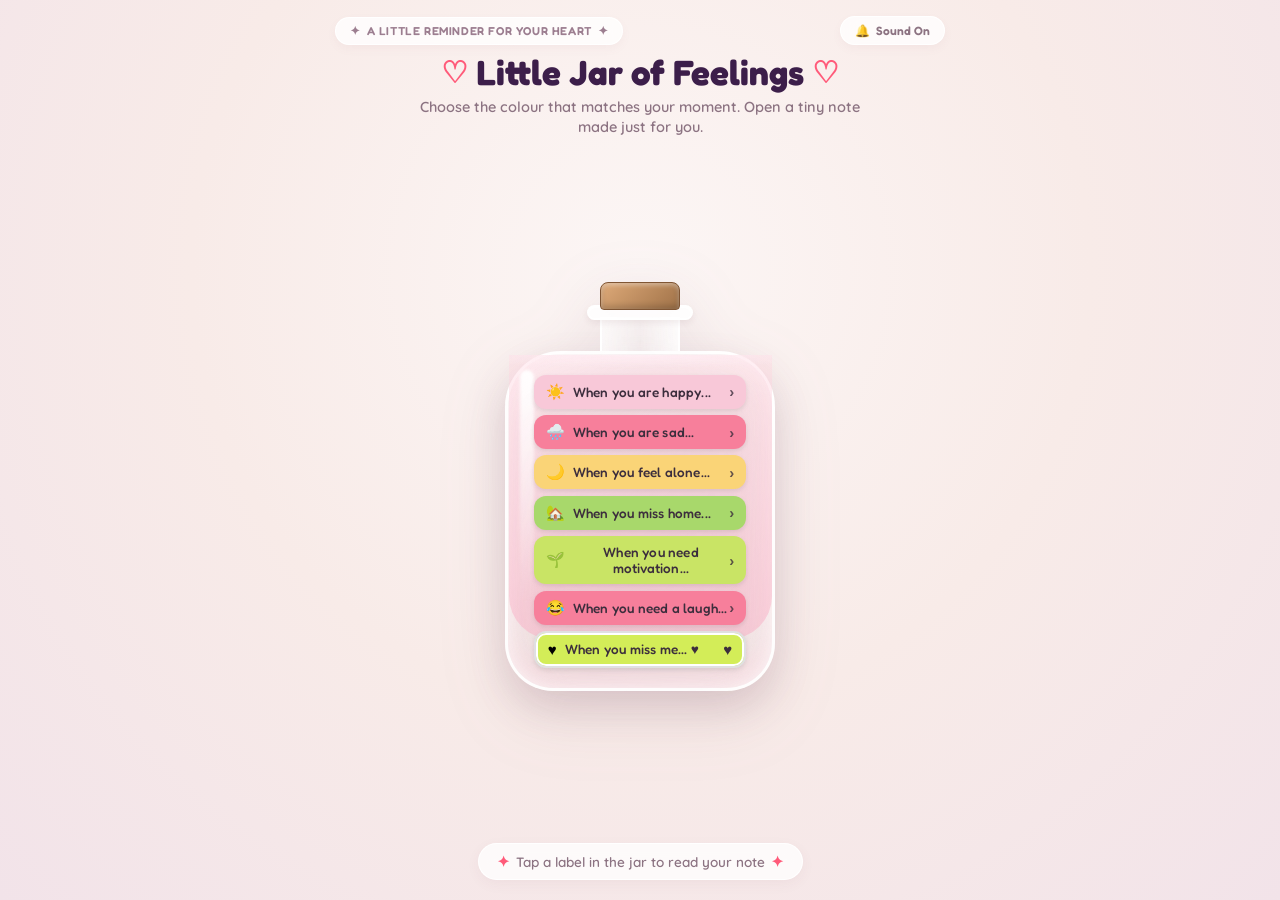
<file: index.html>
<!DOCTYPE html>
<html lang="en">
<head>
  <meta charset="UTF-8">
  <meta name="viewport" content="width=device-width, initial-scale=1.0, maximum-scale=1.0, user-scalable=no, viewport-fit=cover">
  <meta name="theme-color" content="#FAF3F0">
  <title>Little Jar of Feelings</title>
  
  <link rel="preconnect" href="https://fonts.googleapis.com">
  <link rel="preconnect" href="https://fonts.gstatic.com" crossorigin>
  <link href="https://fonts.googleapis.com/css2?family=Fredoka:wght@400;500;600;700&family=Quicksand:wght@500;600;700&display=swap" rel="stylesheet">
  
  <style>
    *, *::before, *::after {
      box-sizing: border-box;
      margin: 0;
      padding: 0;
      -webkit-tap-highlight-color: transparent;
      user-select: none;
      -webkit-user-select: none;
    }

    :root {
      --bg-gradient-start: #FCF6F5;
      --bg-gradient-mid: #F8EBE8;
      --bg-gradient-end: #F2E3E9;
      --text-main: #3C2E3D;
      --text-muted: #8C7382;
      --font-display: 'Fredoka', cursive, sans-serif;
      --font-body: 'Quicksand', sans-serif;
      --jar-glass-bg: linear-gradient(135deg, rgba(255, 255, 255, 0.5) 0%, rgba(255, 255, 255, 0.15) 45%, rgba(255, 255, 255, 0.3) 100%);
      --jar-border: rgba(255, 255, 255, 0.9);
      --jar-liquid: linear-gradient(180deg, rgba(255, 215, 225, 0.4) 0%, rgba(248, 172, 195, 0.5) 100%);
    }

    html, body {
      width: 100%;
      height: 100%;
      height: 100dvh;
      overflow: hidden;
      font-family: var(--font-body);
      background: radial-gradient(circle at 50% 30%, var(--bg-gradient-start) 0%, var(--bg-gradient-mid) 50%, var(--bg-gradient-end) 100%);
      color: var(--text-main);
      display: flex;
      flex-direction: column;
      align-items: center;
      justify-content: space-between;
      position: relative;
    }

    .magic-ambient {
      position: absolute;
      inset: 0;
      overflow: hidden;
      pointer-events: none;
      z-index: 0;
    }
    .magical-sparkle {
      position: absolute;
      background: radial-gradient(circle, rgba(255,225,235,1) 0%, rgba(255,182,193,0) 75%);
      border-radius: 50%;
      opacity: 0;
      animation: SparkleUp 12s infinite linear;
    }
    @keyframes SparkleUp {
      0% { transform: translateY(105vh) scale(0.3); opacity: 0; }
      15% { opacity: 0.7; }
      85% { opacity: 0.5; }
      100% { transform: translateY(-10vh) scale(1.1); opacity: 0; }
    }

    .top-action-bar {
      width: 100%;
      max-width: 650px;
      display: flex;
      justify-content: space-between;
      align-items: center;
      padding: 16px 20px 0;
      z-index: 10;
    }
    .header-badge {
      font-family: var(--font-display);
      font-size: 11.5px;
      font-weight: 600;
      letter-spacing: 0.6px;
      text-transform: uppercase;
      color: #9C7E90;
      background: rgba(255, 255, 255, 0.78);
      padding: 6px 14px;
      border-radius: 20px;
      box-shadow: 0 4px 10px rgba(150, 100, 120, 0.05);
      border: 1px solid rgba(255, 255, 255, 0.95);
      backdrop-filter: blur(8px);
      display: inline-flex;
      align-items: center;
      gap: 6px;
    }
    .sound-badge-btn {
      background: rgba(255, 255, 255, 0.78);
      border: 1px solid rgba(255, 255, 255, 0.95);
      border-radius: 20px;
      padding: 6px 14px;
      font-size: 12px;
      font-weight: 600;
      font-family: var(--font-display);
      color: var(--text-muted);
      cursor: pointer;
      display: inline-flex;
      align-items: center;
      gap: 6px;
      box-shadow: 0 4px 10px rgba(150, 100, 120, 0.05);
      backdrop-filter: blur(8px);
      transition: all 0.2s ease;
    }
    .sound-badge-btn:hover {
      background: rgba(255, 255, 255, 0.98);
      color: var(--text-main);
      transform: translateY(-1.5px) scale(1.03);
    }

    header {
      text-align: center;
      padding: 6px 16px 0;
      z-index: 10;
      flex-shrink: 0;
    }
    .main-title {
      font-family: var(--font-display);
      font-size: clamp(25px, 6.5vw, 35px);
      font-weight: 700;
      color: #3C1E4A;
      display: inline-flex;
      align-items: center;
      gap: 8px;
    }
    .main-title .header-heart {
      color: #FF5A79;
      font-size: 0.85em;
      animation: HeartPulse 2.2s infinite ease-in-out;
    }
    @keyframes HeartPulse {
      0%, 100% { transform: scale(1); }
      15% { transform: scale(1.2); }
      30% { transform: scale(1); }
      45% { transform: scale(1.12); }
    }
    .main-subtitle {
      font-size: clamp(12.5px, 3.4vw, 14.5px);
      color: var(--text-muted);
      margin-top: 4px;
      max-width: 440px;
      margin-left: auto;
      margin-right: auto;
      line-height: 1.4;
      font-weight: 600;
    }

    /* CENTRAL STAGE & THE JAR */
    .bottle-stage {
      position: relative;
      width: 100%;
      max-width: 520px;
      height: 65vh;
      max-height: 580px;
      min-height: 400px;
      display: flex;
      align-items: center;
      justify-content: center;
      z-index: 5;
      flex-grow: 1;
      margin: auto 0;
    }

    .giant-jar-wrapper {
      position: relative;
      width: 270px;
      height: 410px;
      display: flex;
      flex-direction: column;
      align-items: center;
      justify-content: flex-end;
      filter: drop-shadow(0 20px 32px rgba(120, 80, 100, 0.16));
      z-index: 2;
    }

    .jar-cork {
      width: 80px;
      height: 28px;
      background: linear-gradient(135deg, #DEAA79 0%, #A07248 100%);
      border-radius: 8px 8px 4px 4px;
      border: 1.5px solid #805634;
      box-shadow: inset 0 -3px 6px rgba(0,0,0,0.18), inset 0 2px 4px rgba(255,255,255,0.4);
      position: relative;
      z-index: 4;
      margin-bottom: -5px;
    }
    .jar-lip {
      width: 106px;
      height: 15px;
      background: rgba(255, 255, 255, 0.85);
      border: 2px solid rgba(255, 255, 255, 0.98);
      border-radius: 12px;
      box-shadow: 0 3px 6px rgba(100, 50, 70, 0.08), inset 0 1px 2px #FFF;
      backdrop-filter: blur(4px);
      z-index: 3;
      margin-bottom: -3px;
    }
    .jar-neck {
      width: 80px;
      height: 34px;
      background: linear-gradient(90deg, rgba(255,255,255,0.7) 0%, rgba(255,255,255,0.3) 50%, rgba(255,255,255,0.8) 100%);
      border-left: 2.5px solid rgba(255, 255, 255, 0.92);
      border-right: 2.5px solid rgba(255, 255, 255, 0.92);
      z-index: 2;
      position: relative;
    }
    
    .jar-body {
      width: 270px;
      height: 340px;
      position: relative;
      border-radius: 56px 56px 48px 48px;
      background: var(--jar-glass-bg);
      border: 3.5px solid var(--jar-border);
      box-shadow: 
        inset 0 0 24px rgba(255, 255, 255, 0.85), 
        inset 0 -16px 32px rgba(245, 175, 195, 0.35), 
        0 16px 36px rgba(135, 90, 110, 0.18);
      backdrop-filter: blur(6px);
      display: flex;
      flex-direction: column;
      align-items: center;
      justify-content: center;
      padding: 20px 14px;
    }

    .jar-liquid {
      position: absolute;
      inset: 0.5px;
      bottom: 0.5px;
      height: 85%;
      background: var(--jar-liquid);
      border-radius: 0 0 43px 43px;
      overflow: hidden;
      z-index: 1;
      pointer-events: none;
    }
    .liquid-wave-bg {
      position: absolute;
      top: -12px;
      left: -20%;
      width: 140%;
      height: 25px;
      background: radial-gradient(ellipse at 50% 50%, rgba(255, 238, 244, 0.8) 0%, rgba(255, 215, 225, 0) 70%);
      border-radius: 50%;
      animation: NaturalSway 6s infinite ease-in-out alternate;
    }
    @keyframes NaturalSway {
      0% { transform: translateY(0) rotate(-1deg); }
      100% { transform: translateY(4px) rotate(1.5deg); }
    }

    .glass-highlight-strip {
      position: absolute;
      top: 16px;
      left: 12px;
      width: 14px;
      height: 70%;
      background: linear-gradient(180deg, rgba(255, 255, 255, 0.95) 0%, rgba(255, 255, 255, 0.1) 85%, transparent 100%);
      border-radius: 10px;
      filter: blur(1.5px);
      pointer-events: none;
      z-index: 5;
    }

    /* TAG BUTTONS CONTAINER */
    .tags-container {
      position: relative;
      width: 100%;
      height: 100%;
      display: flex;
      flex-direction: column;
      justify-content: space-evenly;
      align-items: center;
      z-index: 6;
      gap: 6px;
    }

    /* TAG STYLING */
    .bottle-embedded-tag {
      width: 90%;
      max-width: 220px;
      border: none;
      border-radius: 12px;
      padding: 8px 12px;
      cursor: pointer;
      display: flex;
      align-items: center;
      justify-content: space-between;
      box-shadow: 0 2px 5px rgba(0, 0, 0, 0.1);
      transition: transform 0.1s ease, box-shadow 0.1s ease;
      text-decoration: none;
      touch-action: manipulation;
    }
    
    .tag-miss_me {
       border: 2px solid #E0E0E0 !important;
       box-shadow: inset 0 0 0 2px #fff, 0 2px 5px rgba(0,0,0,0.1) !important;
    }

    .bottle-embedded-tag .tag-content {
      display: flex;
      align-items: center;
    }
    .bottle-embedded-tag .tag-icon {
      font-size: 15px;
      margin-right: 8px;
      display: inline-block;
      transition: transform 0.2s ease;
    }
    
    .bottle-embedded-tag .tag-label {
      font-family: var(--font-display);
      font-size: 13.5px;
      font-weight: 500;
      letter-spacing: 0.2px;
      color: #3C2E3D;
    }
    .bottle-embedded-tag .tag-chevron {
      font-size: 15px;
      color: #3C2E3D;
      opacity: 0.8;
      transition: transform 0.2s ease;
      font-weight: bold;
    }

    .bottle-embedded-tag:hover {
      transform: translateY(-1px) scale(1.02);
      box-shadow: 0 4px 8px rgba(0, 0, 0, 0.15);
      z-index: 10;
    }
    .bottle-embedded-tag:hover .tag-chevron {
      transform: translateX(2px);
    }
    .bottle-embedded-tag:hover .tag-icon {
      transform: scale(1.2) rotate(8deg);
    }
    .bottle-embedded-tag:active {
      transform: scale(0.96);
    }

    .bottle-embedded-tag.tugging {
      animation: BadgeTug 0.3s ease-out forwards;
    }
    @keyframes BadgeTug {
      0% { transform: scale(1); }
      50% { transform: scale(1.05); }
      100% { transform: scale(1); }
    }

    footer {
      text-align: center;
      padding: 8px 16px 20px;
      z-index: 10;
      flex-shrink: 0;
    }
    .instruction-card {
      font-size: 13.5px;
      font-weight: 600;
      color: var(--text-muted);
      display: inline-flex;
      align-items: center;
      gap: 6px;
      background: rgba(255, 255, 255, 0.78);
      padding: 8px 18px;
      border-radius: 20px;
      box-shadow: 0 4px 14px rgba(120, 60, 80, 0.05);
      border: 1px solid rgba(255, 255, 255, 0.95);
      backdrop-filter: blur(8px);
    }
    .sparkle-decor {
      color: #FF5A79;
      font-size: 15px;
    }

    /* MODAL OVERLAY */
    .modal-overlay {
      position: fixed;
      inset: 0;
      background: rgba(45, 25, 38, 0.42);
      backdrop-filter: blur(8px);
      -webkit-backdrop-filter: blur(8px);
      display: flex;
      align-items: center;
      justify-content: center;
      padding: 16px;
      z-index: 999;
      opacity: 0;
      visibility: hidden;
      transition: opacity 0.3s ease, visibility 0.3s ease;
    }
    .modal-overlay.visible {
      opacity: 1;
      visibility: visible;
    }

    .modal-viewport {
      perspective: 1200px;
      width: 100%;
      max-width: 385px;
      position: relative;
    }

    .glow-sparkle-group {
      position: absolute;
      inset: -25px;
      pointer-events: none;
      z-index: 10;
    }
    .glow-spr {
      position: absolute;
      width: 20px;
      height: 20px;
      font-size: 18px;
      opacity: 0;
      pointer-events: none;
      color: #FFD166;
    }
    .modal-overlay.visible .s1 { top: 2%; left: 8%; animation: PopSpr 0.9s ease 0.2s forwards; }
    .modal-overlay.visible .s2 { top: 12%; right: 6%; animation: PopSpr 0.9s ease 0.3s forwards; }
    .modal-overlay.visible .s3 { bottom: 15%; left: 4%; animation: PopSpr 0.9s ease 0.4s forwards; }
    .modal-overlay.visible .s4 { bottom: 8%; right: 8%; animation: PopSpr 0.9s ease 0.5s forwards; }
    @keyframes PopSpr {
      0% { opacity: 0; transform: scale(0) rotate(0deg); }
      50% { opacity: 1; transform: scale(1.3) rotate(35deg); }
      100% { opacity: 0; transform: scale(0.6) rotate(70deg); }
    }

    /* Paper Card - Natural Unrolling Animation */
    .modal-card {
      background: #FFFFFF;
      border-radius: 24px;
      box-shadow: 0 24px 64px rgba(45, 20, 35, 0.2), 0 2px 6px rgba(0, 0, 0, 0.04);
      border: 2px solid rgba(255, 255, 255, 0.95);
      position: relative;
      overflow: hidden;
      
      height: 0;
      opacity: 0;
      transform-origin: top;
      
      display: flex;
      flex-direction: column;
    }
    
    .modal-overlay.visible .modal-card {
      animation: UnrollPaper 0.55s cubic-bezier(0.2, 0.9, 0.4, 1.1) forwards;
    }
    
    @keyframes UnrollPaper {
      0% {
        height: 0;
        opacity: 0;
        transform: scaleY(0.05) rotateX(15deg);
      }
      40% {
        opacity: 1;
      }
      100% {
        height: auto;
        max-height: 80vh;
        opacity: 1;
        transform: scaleY(1) rotateX(0deg);
      }
    }

    .modal-card::before {
      content: "";
      position: absolute;
      inset: 0;
      background: repeating-linear-gradient(
        transparent,
        transparent 31px,
        rgba(235, 220, 230, 0.35) 31px,
        rgba(235, 220, 230, 0.35) 32px
      );
      pointer-events: none;
      z-index: 1;
    }
    .red-paper-margin {
      position: absolute;
      top: 0;
      bottom: 0;
      left: 32px;
      width: 1.5px;
      background: rgba(255, 110, 140, 0.35);
      pointer-events: none;
      z-index: 1;
    }

    .card-top {
      padding: 22px 20px 14px 44px;
      display: flex;
      align-items: center;
      justify-content: space-between;
      border-bottom: 1.5px solid rgba(235, 220, 225, 0.5);
      position: relative;
      z-index: 2;
    }
    .category-details-row {
      display: flex;
      align-items: center;
      gap: 10px;
    }
    .circle-avatar-icon {
      font-size: 22px;
      width: 42px;
      height: 42px;
      border-radius: 50%;
      display: flex;
      align-items: center;
      justify-content: center;
      box-shadow: 0 4px 10px rgba(100,50,70,0.06);
    }
    .meta-content-wrapper {
      display: flex;
      flex-direction: column;
    }
    .category-title-label {
      font-family: var(--font-display);
      font-size: 16px;
      font-weight: 700;
      color: #3C1E4A;
      line-height: 1.1;
    }
    .comb-tag-index {
      font-size: 10.5px;
      font-weight: 700;
      color: #8C7383;
      letter-spacing: 0.2px;
      margin-top: 1px;
    }
    .close-btn-corner {
      width: 30px;
      height: 30px;
      border-radius: 50%;
      border: none;
      background: rgba(0, 0, 0, 0.04);
      color: #8C7383;
      font-size: 16px;
      font-weight: 700;
      cursor: pointer;
      display: flex;
      align-items: center;
      justify-content: center;
      transition: background 0.15s, transform 0.15s;
    }
    .close-btn-corner:hover {
      background: rgba(0, 0, 0, 0.08);
      transform: scale(1.08);
    }

    .card-main-content {
      padding: 20px 24px 20px 48px;
      position: relative;
      z-index: 2;
      overflow-y: auto;
      max-height: 48vh;
      display: flex;
      align-items: center;
      justify-content: center;
      min-height: 120px;
    }
    .actual-msg-content {
      font-family: var(--font-display);
      font-size: clamp(16px, 4.4vw, 19.5px);
      line-height: 1.5;
      color: #3C2E3D;
      font-weight: 500;
      text-align: center;
      transition: opacity 0.2s ease, transform 0.2s ease;
      /* Ensuring text is always fully opaque unless explicitly fading */
      opacity: 1;
      transform: translateY(0);
    }
    .actual-msg-content.fading {
      opacity: 0;
      transform: translateY(6px);
    }

    .card-footer {
      padding: 14px 20px 18px;
      display: flex;
      align-items: center;
      justify-content: space-between;
      gap: 12px;
      border-top: 1.5px solid rgba(235, 220, 225, 0.5);
      position: relative;
      z-index: 2;
      background: rgba(255, 255, 255, 0.98);
      border-radius: 0 0 24px 24px;
    }
    .action-btn {
      flex: 1;
      padding: 12px 16px;
      border-radius: 16px;
      font-family: var(--font-display);
      font-size: 13.5px;
      font-weight: 600;
      cursor: pointer;
      display: inline-flex;
      align-items: center;
      justify-content: center;
      gap: 6px;
      transition: all 0.2s ease;
    }
    .btn-abort {
      border: 1.5px solid #E2D0D8;
      background: #FFFFFF;
      color: #72576B;
      box-shadow: 0 3px 6px rgba(0,0,0,0.02);
    }
    .btn-abort:hover {
      background: #FAF3F6;
      border-color: #D1B8C5;
      transform: translateY(-1.5px);
    }
    .btn-shuffle {
      border: none;
      background: linear-gradient(135deg, #FF7B9A 0%, #FF5A79 100%);
      color: #FFFFFF;
      box-shadow: 0 6px 16px rgba(255, 90, 121, 0.32);
    }
    .btn-shuffle:hover {
      box-shadow: 0 8px 22px rgba(255, 90, 121, 0.42);
      transform: translateY(-2px);
    }
    .action-btn:active {
      transform: translateY(1px) scale(0.97);
    }

    @media (max-height: 640px) {
      header { padding: 4px 12px 0; }
      .main-title { font-size: clamp(20px, 5.5vw, 25px); }
      .main-subtitle { font-size: 11.5px; margin-top: 1px; }
      .bottle-stage { height: 60vh; min-height: 320px; }
      .giant-jar-wrapper { width: 240px; height: 360px; }
      .jar-body { width: 240px; height: 295px; border-radius: 46px 46px 36px 36px; padding: 15px 12px; }
      .bottle-embedded-tag { padding: 7px 10px; border-radius: 10px; max-width: 200px;}
      .bottle-embedded-tag .tag-label { font-size: 11.5px; }
      .bottle-embedded-tag .tag-icon { font-size: 13px; }
      .jar-cork { width: 62px; height: 22px; }
      .jar-lip { width: 84px; height: 12px; }
      .jar-neck { width: 62px; height: 26px; }
    }

    @media (max-width: 360px) {
      .giant-jar-wrapper { width: 220px; height: 330px; }
      .jar-body { width: 220px; height: 275px; border-radius: 38px 38px 30px 30px; padding: 12px 10px;}
      .bottle-embedded-tag { padding: 6px 9px; border-radius: 9px; }
      .bottle-embedded-tag .tag-label { font-size: 10.5px; }
      .bottle-embedded-tag .tag-icon { font-size: 12px; margin-right: 5px;}
    }
  </style>
</head>
<body>

  <div class="magic-ambient" aria-hidden="true">
    <div class="magical-sparkle" style="left: 10%; animation-delay: 0s; width: 35px; height: 35px;"></div>
    <div class="magical-sparkle" style="left: 32%; animation-delay: 3s; width: 18px; height: 18px;"></div>
    <div class="magical-sparkle" style="left: 65%; animation-delay: 6s; width: 45px; height: 45px;"></div>
    <div class="magical-sparkle" style="left: 88%; animation-delay: 2.2s; width: 25px; height: 25px;"></div>
    <div class="magical-sparkle" style="left: 50%; animation-delay: 8.4s; width: 40px; height: 40px;"></div>
  </div>

  <div class="top-action-bar">
    <div class="header-badge">
      <span>✦</span>
      <span>A little reminder for your heart</span>
      <span>✦</span>
    </div>
    <button class="sound-badge-btn" id="audioSwitch" aria-label="Toggle Sound Effects">
      <span id="audioGlyph">🔔</span>
      <span id="audioStatus">Sound On</span>
    </button>
  </div>

  <header>
    <h1 class="main-title">
      <span class="header-heart">♡</span>
      Little Jar of Feelings
      <span class="header-heart">♡</span>
    </h1>
    <p class="main-subtitle">Choose the colour that matches your moment. Open a tiny note made just for you.</p>
  </header>

  <main class="bottle-stage">
    <div class="giant-jar-wrapper">
      <div class="jar-cork"></div>
      <div class="jar-lip"></div>
      <div class="jar-neck"></div>
      
      <div class="jar-body" id="jarContainer">
        <div class="glass-highlight-strip"></div>
        <div class="jar-liquid">
          <div class="liquid-wave-bg"></div>
        </div>

        <div class="tags-container" id="bottleTagsOverlay">
          
          <button class="bottle-embedded-tag" data-category="happy" aria-label="When you are happy" style="background-color: #F8C8D8;">
            <div class="tag-content">
              <span class="tag-icon">☀️</span>
              <span class="tag-label">When you are happy...</span>
            </div>
            <span class="tag-chevron">›</span>
          </button>

          <button class="bottle-embedded-tag" data-category="sad" aria-label="When you are sad" style="background-color: #F77F9B;">
            <div class="tag-content">
              <span class="tag-icon">🌧️</span>
              <span class="tag-label">When you are sad...</span>
            </div>
            <span class="tag-chevron">›</span>
          </button>

          <button class="bottle-embedded-tag" data-category="alone" aria-label="When you feel alone" style="background-color: #FAD477;">
            <div class="tag-content">
              <span class="tag-icon">🌙</span>
              <span class="tag-label">When you feel alone...</span>
            </div>
            <span class="tag-chevron">›</span>
          </button>

          <button class="bottle-embedded-tag" data-category="miss_home" aria-label="When you miss home" style="background-color: #A8D86B;">
            <div class="tag-content">
              <span class="tag-icon">🏡</span>
              <span class="tag-label">When you miss home...</span>
            </div>
            <span class="tag-chevron">›</span>
          </button>

          <button class="bottle-embedded-tag" data-category="motivation" aria-label="When you need motivation" style="background-color: #C9E465;">
            <div class="tag-content">
              <span class="tag-icon">🌱</span>
              <span class="tag-label">When you need motivation...</span>
            </div>
            <span class="tag-chevron">›</span>
          </button>

          <button class="bottle-embedded-tag" data-category="laugh" aria-label="When you need a laugh" style="background-color: #F77F9B;">
            <div class="tag-content">
              <span class="tag-icon">😂</span>
              <span class="tag-label">When you need a laugh...</span>
            </div>
            <span class="tag-chevron">›</span>
          </button>

          <button class="bottle-embedded-tag tag-miss_me" data-category="miss_me" aria-label="When you miss me" style="background-color: #D3ED58;">
            <div class="tag-content">
              <span class="tag-icon">♥</span>
              <span class="tag-label">When you miss me... ♥</span>
            </div>
            <span class="tag-chevron" style="opacity:1;">♥</span>
          </button>
          
        </div>
      </div>
    </div>
  </main>

  <footer>
    <div class="instruction-card">
      <span class="sparkle-decor">✦</span>
      <span>Tap a label in the jar to read your note</span>
      <span class="sparkle-decor">✦</span>
    </div>
  </footer>

  <div class="modal-overlay" id="overlayCard" role="dialog" aria-modal="true" aria-labelledby="headerCategory">
    <div class="modal-viewport">
      <div class="glow-sparkle-group">
        <span class="glow-spr s1">✨</span>
        <span class="glow-spr s2">🌸</span>
        <span class="glow-spr s3">⭐</span>
        <span class="glow-spr s4">✨</span>
      </div>

      <div class="modal-card" id="paperView">
        <div class="red-paper-margin"></div>
        
        <div class="card-top">
          <div class="category-details-row">
            <div class="circle-avatar-icon" id="circleIcon">☀️</div>
            <div class="meta-content-wrapper">
              <span class="category-title-label" id="headerCategory">Happy</span>
              <span class="comb-tag-index" id="combIndex">Note #0421 / 10,000</span>
            </div>
          </div>
          <button class="close-btn-corner" id="btnCloseTop" aria-label="Close Note">✕</button>
        </div>

        <div class="card-main-content">
          <p class="actual-msg-content" id="modalText"></p>
        </div>

        <div class="card-footer">
          <button class="action-btn btn-abort" id="btnAbort">
            <span>↩</span>
            <span>Fold it back</span>
          </button>
          <button class="action-btn btn-shuffle" id="btnShuffle">
            <span>✨</span>
            <span>Another note</span>
          </button>
        </div>
      </div>
    </div>
  </div>

  <script>
    const CATEGORIES_DATA = {
  "happy": {
    "id": "happy",
    "title": "Happy",
    "button_text": "When you are happy...",
    "icon": "\u2600\ufe0f",
    "bg_color": "#F8C8D8",
    "text_color": "#3C2E3D",
    "A": [
      "Hey sunshine!",
      "Hello sweet friend!",
      "Dear lovely soul!",
      "Warm smiles!",
      "A happy spark!",
      "Bright eyes!",
      "A little joy!",
      "Sweet heartbeat!",
      "Happy moment!",
      "Warmest hello!"
    ],
    "B": [
      "May your day shine.",
      "Today is a gift.",
      "You bring such light.",
      "Keep that sweet smile.",
      "Joy fits you perfectly.",
      "Happiness is here.",
      "You deserve this glow.",
      "Savor the sweetness.",
      "Goodness surrounds you.",
      "Life is smiling back."
    ],
    "C": [
      "Notice one tiny joy.",
      "Take a playful breath.",
      "Savor this pause.",
      "Celebrate being you.",
      "Share your warmth.",
      "Look at the sky.",
      "Do a little happy dance.",
      "Rest in this peace.",
      "Keep seeking the sun.",
      "Let your spirit play."
    ],
    "D": [
      "You're doing great!",
      "Keep shining!",
      "Have a beautiful day!",
      "Stay golden!",
      "Joy is yours!",
      "Bless your heart!",
      "So happy for you!",
      "Keep smiling!",
      "Much love to you!",
      "Enjoy every bit!"
    ]
  },
  "sad": {
    "id": "sad",
    "title": "Sad",
    "button_text": "When you are sad...",
    "icon": "\ud83c\udf27\ufe0f",
    "bg_color": "#F77F9B",
    "text_color": "#ffffff",
    "A": [
      "Gentle soul,",
      "Tired heart,",
      "Rest easy,",
      "Hey sweetie,",
      "Soft breaths,",
      "Shh, dear one,",
      "Peaceful friend,",
      "It's okay,",
      "To a weary soul,",
      "Warm embrace,"
    ],
    "B": [
      "Crying is okay.",
      "Tears wash the pain.",
      "This feeling will pass.",
      "You've survived before.",
      "Be very gentle with you.",
      "The storm won't stay.",
      "You are safe here.",
      "Pain doesn't define you.",
      "Tomorrow is a new day.",
      "You are held in love."
    ],
    "C": [
      "Wrap up in a blanket.",
      "Take three soft sighs.",
      "Sip some warm tea.",
      "Close your tired eyes.",
      "Place a hand on your heart.",
      "Let yourself just be.",
      "Rest your heavy head.",
      "Listen to the rain.",
      "Step outside for air.",
      "Drop your shoulders."
    ],
    "D": [
      "You are not broken!",
      "Brighter days come!",
      "Sending so much love!",
      "Rest peacefully!",
      "Everything will heal!",
      "Be gentle today!",
      "You are deeply loved!",
      "Take it one breath!",
      "Softest hugs to you!",
      "Here beside you!"
    ]
  },
  "alone": {
    "id": "alone",
    "title": "Alone",
    "button_text": "When you feel alone...",
    "icon": "\ud83c\udf19",
    "bg_color": "#FAD477",
    "text_color": "#3C2E3D",
    "A": [
      "Silent friend,",
      "Hey there,",
      "Invisible heart,",
      "Gentle companion,",
      "Sweet seeker,",
      "In the quiet hours,",
      "Dear wanderer,",
      "To the thoughtful,",
      "Hello kindred soul,",
      "Beloved one,"
    ],
    "B": [
      "You are not alone.",
      "A heart notices you.",
      "We're under one sky.",
      "Isolation will fade.",
      "Your presence matters.",
      "Connection is real.",
      "You are remembered.",
      "Your voice has value.",
      "You belong on Earth.",
      "You're warmly thought of."
    ],
    "C": [
      "Look up at the stars.",
      "Send a quick wave.",
      "Touch your heart.",
      "Listen to kind voices.",
      "Feel the world's pulse.",
      "Breathe in solidarity.",
      "Think of shared hopes.",
      "Step into the daylight.",
      "Take your own hand.",
      "Open up slowly."
    ],
    "D": [
      "Never truly alone!",
      "Safe in our thoughts!",
      "Connected always!",
      "Warm presence!",
      "Sending friendship!",
      "Peace is with you!",
      "We're here!",
      "Tender companionship!",
      "You matter!",
      "Warmest embrace!"
    ]
  },
  "miss_home": {
    "id": "miss_home",
    "title": "Miss Home",
    "button_text": "When you miss home...",
    "icon": "\ud83c\udfe1",
    "bg_color": "#A8D86B",
    "text_color": "#3C2E3D",
    "A": [
      "Hey traveler,",
      "Distant friend,",
      "Dear wanderer,",
      "Homesick heart,",
      "Brave explorer,",
      "Miss you tons!",
      "Thinking of home,",
      "To my favorite,",
      "Gentle soul,",
      "Dear explorer,"
    ],
    "B": [
      "Home lives inside you.",
      "You are never truly apart.",
      "The roots still hold.",
      "Distance won't fade us.",
      "Your people are proud.",
      "Love knows no miles.",
      "The stars connect us.",
      "A warm hearth waits.",
      "Memories stay safe.",
      "You hold home's heart."
    ],
    "C": [
      "Make a warm cup.",
      "Remember the laughter.",
      "Call a loved one.",
      "Breathe in cozy times.",
      "Keep keepsakes close.",
      "Dream of sweet returns.",
      "Wrap yourself warm.",
      "Cherish old photos.",
      "Rest in sweet memory.",
      "Carry them with you."
    ],
    "D": [
      "Always near!",
      "Home is in your heart!",
      "Stay cozy!",
      "Thinking of you!",
      "Safe journey!",
      "Soon together!",
      "You're never alone!",
      "Warmest thoughts!",
      "Sending cozy hugs!",
      "Roots stay forever!"
    ]
  },
  "motivation": {
    "id": "motivation",
    "title": "Motivation",
    "button_text": "When you need motivation...",
    "icon": "\ud83c\udf31",
    "bg_color": "#C9E465",
    "text_color": "#3C2E3D",
    "A": [
      "Hey go-getter!",
      "Steady on!",
      "Dear builder,",
      "To the dreamers,",
      "Keep believing!",
      "Persevering friend,",
      "Do not doubt!",
      "Rise & thrive!",
      "Determined heart,",
      "A new dawn!"
    ],
    "B": [
      "Every tiny step counts.",
      "You are making progress.",
      "Growth is happening.",
      "The summit is closer.",
      "Keep that fire lit.",
      "You carry great drive.",
      "Consistency is key.",
      "Seeds take time.",
      "You're on your way.",
      "Small wins are huge."
    ],
    "C": [
      "Keep stepping forward.",
      "Refocus your vision.",
      "Trust the climb.",
      "Give it one try.",
      "Hydrate & stretch.",
      "Breathe through effort.",
      "Face it with pace.",
      "Clear your mind.",
      "Do what you can.",
      "Take the next step."
    ],
    "D": [
      "Keep going!",
      "You can do it!",
      "Progress, not perfection!",
      "Stay focused!",
      "Dream big!",
      "Unstoppable!",
      "Rooting for you!",
      "Make it happen!",
      "Belief in you!",
      "The future is yours!"
    ]
  },
  "laugh": {
    "id": "laugh",
    "title": "Laugh",
    "button_text": "When you need a laugh...",
    "icon": "\ud83d\ude02",
    "bg_color": "#F77F9B",
    "text_color": "#ffffff",
    "A": [
      "Hey giggler!",
      "Ready to smile?",
      "To my funny friend,",
      "Knock knock!",
      "Need a chuckle?",
      "Hey there,",
      "Smile time!",
      "A little joke for you,",
      "Cheer up!",
      "Time to laugh!"
    ],
    "B": [
      "Laughter is the best medicine.",
      "A smile looks great on you.",
      "Let's lighten the mood.",
      "Life is too short to be serious.",
      "Joy is contagious.",
      "You have a great laugh.",
      "Let's find something funny.",
      "It's okay to be silly.",
      "Giggles are good for the soul.",
      "Humor heals."
    ],
    "C": [
      "Think of a funny memory.",
      "Watch a silly video.",
      "Tell a terrible pun.",
      "Do a goofy dance.",
      "Make a funny face in the mirror.",
      "Laugh out loud right now.",
      "Share a joke with someone.",
      "Find humor in the little things.",
      "Let out a little snort.",
      "Embrace the absurdity."
    ],
    "D": [
      "Keep smiling!",
      "Laugh often!",
      "Stay silly!",
      "Joy to you!",
      "Have a chuckle!",
      "Keep the giggles coming!",
      "Smile on!",
      "More laughs ahead!",
      "Stay cheerful!",
      "You're hilarious!"
    ]
  },
  "miss_me": {
    "id": "miss_me",
    "title": "Miss Me",
    "button_text": "When you miss me... \u2665",
    "icon": "\u2665",
    "bg_color": "#D3ED58",
    "text_color": "#3C2E3D",
    "A": [
      "Dear one,",
      "Missing you too!",
      "Hey my favorite,",
      "Thought of you!",
      "Tender distance,",
      "Wish I was there,",
      "Dear sweetheart,",
      "Favorite memory,",
      "To my dearest,",
      "Hello love,"
    ],
    "B": [
      "I'm just a thought away.",
      "My thoughts hold you close.",
      "You are always near my heart.",
      "Our bond stays strong.",
      "I recall your laughter often.",
      "Time can't dim our connection.",
      "My heart has a special spot for you.",
      "You're deeply missed as well.",
      "Missing your smile today.",
      "Invisible threads connect us."
    ],
    "C": [
      "Hold my imaginary embrace.",
      "Look at one of our photos.",
      "Recall our best stories.",
      "Feel the love I'm sending.",
      "Hold onto this feeling.",
      "Send me a quick message.",
      "Smile at our memory.",
      "Remember our laughs.",
      "Keep that joy alive.",
      "I'll see you soon."
    ],
    "D": [
      "Always in my heart!",
      "Huge hugs from afar!",
      "Missing you tons!",
      "Until next time!",
      "So much love!",
      "Thinking of you!",
      "Safest always!",
      "Warmest memories!",
      "Hug you soon!",
      "Forever near!"
    ]
  }
};

    class Synthesizer {
      constructor() {
        this.ctx = null;
        this.enabled = true;
        this.ambientStarted = false;
        this.ambientTimer = null;
      }

      init() {
        if (!this.ctx) {
          const AudioContext = window.AudioContext || window.webkitAudioContext;
          if (AudioContext) {
            this.ctx = new AudioContext();
          }
        }
        if (this.ctx && this.ctx.state === "suspended") {
          this.ctx.resume();
        }
      }

      toggle() {
        this.enabled = !this.enabled;
        if (this.enabled) {
            this.startAmbient();
        } else {
            this.stopAmbient();
        }
        return this.enabled;
      }

      play(freq, type, start, duration, volume = 0.12) {
        if (!this.enabled || !this.ctx) return;
        try {
          const osc = this.ctx.createOscillator();
          const gain = this.ctx.createGain();
          osc.type = type;
          osc.frequency.setValueAtTime(freq, start);
          
          gain.gain.setValueAtTime(0, start);
          gain.gain.linearRampToValueAtTime(volume, start + 0.02);
          gain.gain.exponentialRampToValueAtTime(0.0001, start + duration);

          osc.connect(gain);
          gain.connect(this.ctx.destination);

          osc.start(start);
          osc.stop(start + duration);
        } catch (e) {}
      }

      chimeUnroll() {
        this.init();
        if (!this.enabled || !this.ctx) return;
        const t = this.ctx.currentTime;
        const scale = [392.00, 440.00, 523.25, 659.25, 783.99, 1046.50]; 
        scale.forEach((freq, i) => {
            this.play(freq, 'sine', t + (i * 0.05), 0.25, 0.06);
        });
        this.play(1318.51, 'sine', t + (scale.length * 0.05), 0.4, 0.08); 
      }

      chimeTap() {
        this.init();
        if (!this.enabled || !this.ctx) return;
        const t = this.ctx.currentTime;
        this.play(659.25, 'sine', t, 0.12, 0.15); 
        this.play(987.77, 'sine', t + 0.06, 0.2, 0.11); 
      }

      chimeShuffle() {
        this.init();
        if (!this.enabled || !this.ctx) return;
        const t = this.ctx.currentTime;
        this.play(880.00, 'sine', t, 0.1, 0.12); 
        this.play(1318.51, 'sine', t + 0.05, 0.22, 0.1); 
      }

      chimeClose() {
        this.init();
        if (!this.enabled || !this.ctx) return;
        const t = this.ctx.currentTime;
        this.play(587.33, 'sine', t, 0.14, 0.08); 
        this.play(392.00, 'sine', t + 0.06, 0.22, 0.07); 
      }

      playAmbientNote() {
        if (!this.enabled || !this.ctx) return;
        const notes = [261.63, 293.66, 329.63, 392.00, 440.00, 523.25]; 
        const freq = notes[Math.floor(Math.random() * notes.length)];
        
        const t = this.ctx.currentTime;
        try {
            const osc = this.ctx.createOscillator();
            const gain = this.ctx.createGain();
            osc.type = 'sine';
            osc.frequency.setValueAtTime(freq, t);
            
            gain.gain.setValueAtTime(0, t);
            gain.gain.linearRampToValueAtTime(0.012, t + 2.0); 
            gain.gain.linearRampToValueAtTime(0, t + 6.0);
            
            osc.connect(gain);
            gain.connect(this.ctx.destination);
            
            osc.start(t);
            osc.stop(t + 6.0);
        } catch(e) {}
        
        this.ambientTimer = setTimeout(() => this.playAmbientNote(), 1500 + Math.random() * 2000);
      }

      startAmbient() {
        this.init();
        if (this.ambientStarted || !this.enabled) return;
        this.ambientStarted = true;
        this.playAmbientNote();
      }

      stopAmbient() {
        if (this.ambientTimer) {
            clearTimeout(this.ambientTimer);
        }
        this.ambientStarted = false;
      }
    }

    const synth = new Synthesizer();

    const dom = {
      audioSwitch: document.getElementById('audioSwitch'),
      audioGlyph: document.getElementById('audioGlyph'),
      audioStatus: document.getElementById('audioStatus'),
      overlayCard: document.getElementById('overlayCard'),
      paperView: document.getElementById('paperView'),
      circleIcon: document.getElementById('circleIcon'),
      headerCategory: document.getElementById('headerCategory'),
      combIndex: document.getElementById('combIndex'),
      modalText: document.getElementById('modalText'),
      btnAbort: document.getElementById('btnAbort'),
      btnShuffle: document.getElementById('btnShuffle'),
      btnCloseTop: document.getElementById('btnCloseTop')
    };

    let targetKey = null;
    let indexArray = null;
    let shuffleTimer = null; // IMPORTANT: Timer variable to prevent the bug

    function createCombination(categoryKey) {
      const cat = CATEGORIES_DATA[categoryKey];
      if (!cat) return [0, 0, 0, 0];

      let attempts = 0;
      let check;
      do {
        const a = Math.floor(Math.random() * 10);
        const b = Math.floor(Math.random() * 10);
        const c = Math.floor(Math.random() * 10);
        const d = Math.floor(Math.random() * 10);
        check = [a, b, c, d];
        attempts++;
      } while (
        indexArray && 
        indexArray[0] === check[0] &&
        indexArray[1] === check[1] &&
        indexArray[2] === check[2] &&
        indexArray[3] === check[3] &&
        attempts < 10
      );

      return check;
    }

    function generateCuteNote(categoryKey, check) {
      const cat = CATEGORIES_DATA[categoryKey];
      const [a, b, c, d] = check;
      return `${cat.A[a]} ${cat.B[b]} ${cat.C[c]} ${cat.D[d]}`;
    }

    function findTagIndex(check) {
      const [a, b, c, d] = check;
      return (a * 1000) + (b * 100) + (c * 10) + d + 1;
    }

    function triggerModal(categoryKey) {
      targetKey = categoryKey;
      const cat = CATEGORIES_DATA[categoryKey];
      if (!cat) return;

      indexArray = createCombination(categoryKey);
      const numericalNo = findTagIndex(indexArray);

      dom.circleIcon.textContent = cat.icon;
      dom.circleIcon.style.background = cat.bg_color;
      dom.circleIcon.style.color = cat.text_color;
      dom.headerCategory.textContent = cat.title;
      dom.combIndex.textContent = `Note #${numericalNo.toLocaleString()} / 10,000`;
      dom.modalText.textContent = generateCuteNote(categoryKey, indexArray);

      // FIX BUG: Prevent text from being stuck invisible if timer was running
      if (shuffleTimer) clearTimeout(shuffleTimer);
      dom.modalText.classList.remove('fading');
      // Guarantee opacity override just in case
      dom.modalText.style.opacity = '1';
      dom.modalText.style.transform = 'translateY(0)';

      // Reset unroll animation
      dom.paperView.style.animation = 'none';
      dom.paperView.offsetHeight; 
      dom.paperView.style.animation = null;

      dom.overlayCard.classList.add('visible');
      synth.chimeUnroll(); 
    }

    function triggerShuffle() {
      if (!targetKey) return;
      synth.chimeShuffle();

      // Clear any pending shuffles to prevent stacking issues
      if (shuffleTimer) clearTimeout(shuffleTimer);

      dom.modalText.style.opacity = ''; // Remove inline override
      dom.modalText.style.transform = '';
      dom.modalText.classList.add('fading');

      // Original calm delay restored
      shuffleTimer = setTimeout(() => {
        indexArray = createCombination(targetKey);
        const numericalNo = findTagIndex(indexArray);

        dom.combIndex.textContent = `Note #${numericalNo.toLocaleString()} / 10,000`;
        dom.modalText.textContent = generateCuteNote(targetKey, indexArray);
        dom.modalText.classList.remove('fading');
      }, 160);
    }

    function dismissModal() {
      if (!dom.overlayCard.classList.contains('visible')) return;
      synth.chimeClose();
      dom.overlayCard.classList.remove('visible');
      // Fix bug: Ensure next open isn't invisible
      if (shuffleTimer) clearTimeout(shuffleTimer);
      dom.modalText.classList.remove('fading');
    }

    document.querySelectorAll('.bottle-embedded-tag').forEach(badge => {
      badge.addEventListener('click', () => {
        synth.startAmbient();
        
        const catKey = badge.getAttribute('data-category');
        badge.classList.add('tugging');
        synth.chimeTap();

        // Restored beautiful slow 300ms delay before pop-up
        setTimeout(() => {
          badge.classList.remove('tugging');
          triggerModal(catKey);
        }, 300);
      });
    });

    dom.btnAbort.addEventListener('click', dismissModal);
    dom.btnCloseTop.addEventListener('click', dismissModal);
    dom.btnShuffle.addEventListener('click', triggerShuffle);

    dom.overlayCard.addEventListener('click', (e) => {
      if (e.target === dom.overlayCard) dismissModal();
    });

    window.addEventListener('keydown', (e) => {
      if (e.key === 'Escape') dismissModal();
    });

    dom.audioSwitch.addEventListener('click', () => {
      const isPlayable = synth.toggle();
      dom.audioGlyph.textContent = isPlayable ? '🔔' : '🔕';
      dom.audioStatus.textContent = isPlayable ? 'Sound On' : 'Sound Muted';
    });
  </script>
</body>
</html>
</file>
<file: css/style.css>
*, *::before, *::after {
      box-sizing: border-box;
      margin: 0;
      padding: 0;
      -webkit-tap-highlight-color: transparent;
      user-select: none;
      -webkit-user-select: none;
    }

    :root {
      --bg-gradient-start: #FCF6F5;
      --bg-gradient-mid: #F8EBE8;
      --bg-gradient-end: #F2E3E9;
      --text-main: #3C2E3D;
      --text-muted: #8C7382;
      --font-display: 'Fredoka', cursive, sans-serif;
      --font-body: 'Quicksand', sans-serif;
      --jar-glass-bg: linear-gradient(135deg, rgba(255, 255, 255, 0.5) 0%, rgba(255, 255, 255, 0.15) 45%, rgba(255, 255, 255, 0.3) 100%);
      --jar-border: rgba(255, 255, 255, 0.9);
      --jar-liquid: linear-gradient(180deg, rgba(255, 215, 225, 0.4) 0%, rgba(248, 172, 195, 0.5) 100%);
    }

    html, body {
      width: 100%;
      height: 100%;
      height: 100dvh;
      overflow: hidden;
      font-family: var(--font-body);
      background: radial-gradient(circle at 50% 30%, var(--bg-gradient-start) 0%, var(--bg-gradient-mid) 50%, var(--bg-gradient-end) 100%);
      color: var(--text-main);
      display: flex;
      flex-direction: column;
      align-items: center;
      justify-content: space-between;
      position: relative;
    }

    .magic-ambient {
      position: absolute;
      inset: 0;
      overflow: hidden;
      pointer-events: none;
      z-index: 0;
    }
    .magical-sparkle {
      position: absolute;
      background: radial-gradient(circle, rgba(255,225,235,1) 0%, rgba(255,182,193,0) 75%);
      border-radius: 50%;
      opacity: 0;
      animation: SparkleUp 12s infinite linear;
    }
    @keyframes SparkleUp {
      0% { transform: translateY(105vh) scale(0.3); opacity: 0; }
      15% { opacity: 0.7; }
      85% { opacity: 0.5; }
      100% { transform: translateY(-10vh) scale(1.1); opacity: 0; }
    }

    .top-action-bar {
      width: 100%;
      max-width: 650px;
      display: flex;
      justify-content: space-between;
      align-items: center;
      padding: 16px 20px 0;
      z-index: 10;
    }
    .header-badge {
      font-family: var(--font-display);
      font-size: 11.5px;
      font-weight: 600;
      letter-spacing: 0.6px;
      text-transform: uppercase;
      color: #9C7E90;
      background: rgba(255, 255, 255, 0.78);
      padding: 6px 14px;
      border-radius: 20px;
      box-shadow: 0 4px 10px rgba(150, 100, 120, 0.05);
      border: 1px solid rgba(255, 255, 255, 0.95);
      backdrop-filter: blur(8px);
      display: inline-flex;
      align-items: center;
      gap: 6px;
    }
    .sound-badge-btn {
      background: rgba(255, 255, 255, 0.78);
      border: 1px solid rgba(255, 255, 255, 0.95);
      border-radius: 20px;
      padding: 6px 14px;
      font-size: 12px;
      font-weight: 600;
      font-family: var(--font-display);
      color: var(--text-muted);
      cursor: pointer;
      display: inline-flex;
      align-items: center;
      gap: 6px;
      box-shadow: 0 4px 10px rgba(150, 100, 120, 0.05);
      backdrop-filter: blur(8px);
      transition: all 0.2s ease;
    }
    .sound-badge-btn:hover {
      background: rgba(255, 255, 255, 0.98);
      color: var(--text-main);
      transform: translateY(-1.5px) scale(1.03);
    }

    header {
      text-align: center;
      padding: 6px 16px 0;
      z-index: 10;
      flex-shrink: 0;
    }
    .main-title {
      font-family: var(--font-display);
      font-size: clamp(25px, 6.5vw, 35px);
      font-weight: 700;
      color: #3C1E4A;
      display: inline-flex;
      align-items: center;
      gap: 8px;
    }
    .main-title .header-heart {
      color: #FF5A79;
      font-size: 0.85em;
      animation: HeartPulse 2.2s infinite ease-in-out;
    }
    @keyframes HeartPulse {
      0%, 100% { transform: scale(1); }
      15% { transform: scale(1.2); }
      30% { transform: scale(1); }
      45% { transform: scale(1.12); }
    }
    .main-subtitle {
      font-size: clamp(12.5px, 3.4vw, 14.5px);
      color: var(--text-muted);
      margin-top: 4px;
      max-width: 440px;
      margin-left: auto;
      margin-right: auto;
      line-height: 1.4;
      font-weight: 600;
    }

    /* CENTRAL STAGE & THE JAR */
    .bottle-stage {
      position: relative;
      width: 100%;
      max-width: 520px;
      height: 65vh;
      max-height: 580px;
      min-height: 400px;
      display: flex;
      align-items: center;
      justify-content: center;
      z-index: 5;
      flex-grow: 1;
      margin: auto 0;
    }

    .giant-jar-wrapper {
      position: relative;
      width: 270px;
      height: 410px;
      display: flex;
      flex-direction: column;
      align-items: center;
      justify-content: flex-end;
      filter: drop-shadow(0 20px 32px rgba(120, 80, 100, 0.16));
      z-index: 2;
    }

    .jar-cork {
      width: 80px;
      height: 28px;
      background: linear-gradient(135deg, #DEAA79 0%, #A07248 100%);
      border-radius: 8px 8px 4px 4px;
      border: 1.5px solid #805634;
      box-shadow: inset 0 -3px 6px rgba(0,0,0,0.18), inset 0 2px 4px rgba(255,255,255,0.4);
      position: relative;
      z-index: 4;
      margin-bottom: -5px;
    }
    .jar-lip {
      width: 106px;
      height: 15px;
      background: rgba(255, 255, 255, 0.85);
      border: 2px solid rgba(255, 255, 255, 0.98);
      border-radius: 12px;
      box-shadow: 0 3px 6px rgba(100, 50, 70, 0.08), inset 0 1px 2px #FFF;
      backdrop-filter: blur(4px);
      z-index: 3;
      margin-bottom: -3px;
    }
    .jar-neck {
      width: 80px;
      height: 34px;
      background: linear-gradient(90deg, rgba(255,255,255,0.7) 0%, rgba(255,255,255,0.3) 50%, rgba(255,255,255,0.8) 100%);
      border-left: 2.5px solid rgba(255, 255, 255, 0.92);
      border-right: 2.5px solid rgba(255, 255, 255, 0.92);
      z-index: 2;
      position: relative;
    }
    
    .jar-body {
      width: 270px;
      height: 340px;
      position: relative;
      border-radius: 56px 56px 48px 48px;
      background: var(--jar-glass-bg);
      border: 3.5px solid var(--jar-border);
      box-shadow: 
        inset 0 0 24px rgba(255, 255, 255, 0.85), 
        inset 0 -16px 32px rgba(245, 175, 195, 0.35), 
        0 16px 36px rgba(135, 90, 110, 0.18);
      backdrop-filter: blur(6px);
      display: flex;
      flex-direction: column;
      align-items: center;
      justify-content: center;
      padding: 20px 14px;
    }

    .jar-liquid {
      position: absolute;
      inset: 0.5px;
      bottom: 0.5px;
      height: 85%;
      background: var(--jar-liquid);
      border-radius: 0 0 43px 43px;
      overflow: hidden;
      z-index: 1;
      pointer-events: none;
    }
    .liquid-wave-bg {
      position: absolute;
      top: -12px;
      left: -20%;
      width: 140%;
      height: 25px;
      background: radial-gradient(ellipse at 50% 50%, rgba(255, 238, 244, 0.8) 0%, rgba(255, 215, 225, 0) 70%);
      border-radius: 50%;
      animation: NaturalSway 6s infinite ease-in-out alternate;
    }
    @keyframes NaturalSway {
      0% { transform: translateY(0) rotate(-1deg); }
      100% { transform: translateY(4px) rotate(1.5deg); }
    }

    .glass-highlight-strip {
      position: absolute;
      top: 16px;
      left: 12px;
      width: 14px;
      height: 70%;
      background: linear-gradient(180deg, rgba(255, 255, 255, 0.95) 0%, rgba(255, 255, 255, 0.1) 85%, transparent 100%);
      border-radius: 10px;
      filter: blur(1.5px);
      pointer-events: none;
      z-index: 5;
    }

    /* TAG BUTTONS CONTAINER */
    .tags-container {
      position: relative;
      width: 100%;
      height: 100%;
      display: flex;
      flex-direction: column;
      justify-content: space-evenly;
      align-items: center;
      z-index: 6;
      gap: 6px;
    }

    /* TAG STYLING */
    .bottle-embedded-tag {
      width: 90%;
      max-width: 220px;
      border: none;
      border-radius: 12px;
      padding: 8px 12px;
      cursor: pointer;
      display: flex;
      align-items: center;
      justify-content: space-between;
      box-shadow: 0 2px 5px rgba(0, 0, 0, 0.1);
      transition: transform 0.1s ease, box-shadow 0.1s ease;
      text-decoration: none;
      touch-action: manipulation;
    }
    
    .tag-miss_me {
       border: 2px solid #E0E0E0 !important;
       box-shadow: inset 0 0 0 2px #fff, 0 2px 5px rgba(0,0,0,0.1) !important;
    }

    .bottle-embedded-tag .tag-content {
      display: flex;
      align-items: center;
    }
    .bottle-embedded-tag .tag-icon {
      font-size: 15px;
      margin-right: 8px;
      display: inline-block;
      transition: transform 0.2s ease;
    }
    
    .bottle-embedded-tag .tag-label {
      font-family: var(--font-display);
      font-size: 13.5px;
      font-weight: 500;
      letter-spacing: 0.2px;
      color: #3C2E3D;
    }
    .bottle-embedded-tag .tag-chevron {
      font-size: 15px;
      color: #3C2E3D;
      opacity: 0.8;
      transition: transform 0.2s ease;
      font-weight: bold;
    }

    .bottle-embedded-tag:hover {
      transform: translateY(-1px) scale(1.02);
      box-shadow: 0 4px 8px rgba(0, 0, 0, 0.15);
      z-index: 10;
    }
    .bottle-embedded-tag:hover .tag-chevron {
      transform: translateX(2px);
    }
    .bottle-embedded-tag:hover .tag-icon {
      transform: scale(1.2) rotate(8deg);
    }
    .bottle-embedded-tag:active {
      transform: scale(0.96);
    }

    .bottle-embedded-tag.tugging {
      animation: BadgeTug 0.3s ease-out forwards;
    }
    @keyframes BadgeTug {
      0% { transform: scale(1); }
      50% { transform: scale(1.05); }
      100% { transform: scale(1); }
    }

    footer {
      text-align: center;
      padding: 8px 16px 20px;
      z-index: 10;
      flex-shrink: 0;
    }
    .instruction-card {
      font-size: 13.5px;
      font-weight: 600;
      color: var(--text-muted);
      display: inline-flex;
      align-items: center;
      gap: 6px;
      background: rgba(255, 255, 255, 0.78);
      padding: 8px 18px;
      border-radius: 20px;
      box-shadow: 0 4px 14px rgba(120, 60, 80, 0.05);
      border: 1px solid rgba(255, 255, 255, 0.95);
      backdrop-filter: blur(8px);
    }
    .sparkle-decor {
      color: #FF5A79;
      font-size: 15px;
    }

    /* MODAL OVERLAY */
    .modal-overlay {
      position: fixed;
      inset: 0;
      background: rgba(45, 25, 38, 0.42);
      backdrop-filter: blur(8px);
      -webkit-backdrop-filter: blur(8px);
      display: flex;
      align-items: center;
      justify-content: center;
      padding: 16px;
      z-index: 999;
      opacity: 0;
      visibility: hidden;
      transition: opacity 0.3s ease, visibility 0.3s ease;
    }
    .modal-overlay.visible {
      opacity: 1;
      visibility: visible;
    }

    .modal-viewport {
      perspective: 1200px;
      width: 100%;
      max-width: 385px;
      position: relative;
    }

    .glow-sparkle-group {
      position: absolute;
      inset: -25px;
      pointer-events: none;
      z-index: 10;
    }
    .glow-spr {
      position: absolute;
      width: 20px;
      height: 20px;
      font-size: 18px;
      opacity: 0;
      pointer-events: none;
      color: #FFD166;
    }
    .modal-overlay.visible .s1 { top: 2%; left: 8%; animation: PopSpr 0.9s ease 0.2s forwards; }
    .modal-overlay.visible .s2 { top: 12%; right: 6%; animation: PopSpr 0.9s ease 0.3s forwards; }
    .modal-overlay.visible .s3 { bottom: 15%; left: 4%; animation: PopSpr 0.9s ease 0.4s forwards; }
    .modal-overlay.visible .s4 { bottom: 8%; right: 8%; animation: PopSpr 0.9s ease 0.5s forwards; }
    @keyframes PopSpr {
      0% { opacity: 0; transform: scale(0) rotate(0deg); }
      50% { opacity: 1; transform: scale(1.3) rotate(35deg); }
      100% { opacity: 0; transform: scale(0.6) rotate(70deg); }
    }

    /* Paper Card - Natural Unrolling Animation */
    .modal-card {
      background: #FFFFFF;
      border-radius: 24px;
      box-shadow: 0 24px 64px rgba(45, 20, 35, 0.2), 0 2px 6px rgba(0, 0, 0, 0.04);
      border: 2px solid rgba(255, 255, 255, 0.95);
      position: relative;
      overflow: hidden;
      
      height: 0;
      opacity: 0;
      transform-origin: top;
      
      display: flex;
      flex-direction: column;
    }
    
    .modal-overlay.visible .modal-card {
      animation: UnrollPaper 0.55s cubic-bezier(0.2, 0.9, 0.4, 1.1) forwards;
    }
    
    @keyframes UnrollPaper {
      0% {
        height: 0;
        opacity: 0;
        transform: scaleY(0.05) rotateX(15deg);
      }
      40% {
        opacity: 1;
      }
      100% {
        height: auto;
        max-height: 80vh;
        opacity: 1;
        transform: scaleY(1) rotateX(0deg);
      }
    }

    .modal-card::before {
      content: "";
      position: absolute;
      inset: 0;
      background: repeating-linear-gradient(
        transparent,
        transparent 31px,
        rgba(235, 220, 230, 0.35) 31px,
        rgba(235, 220, 230, 0.35) 32px
      );
      pointer-events: none;
      z-index: 1;
    }
    .red-paper-margin {
      position: absolute;
      top: 0;
      bottom: 0;
      left: 32px;
      width: 1.5px;
      background: rgba(255, 110, 140, 0.35);
      pointer-events: none;
      z-index: 1;
    }

    .card-top {
      padding: 22px 20px 14px 44px;
      display: flex;
      align-items: center;
      justify-content: space-between;
      border-bottom: 1.5px solid rgba(235, 220, 225, 0.5);
      position: relative;
      z-index: 2;
    }
    .category-details-row {
      display: flex;
      align-items: center;
      gap: 10px;
    }
    .circle-avatar-icon {
      font-size: 22px;
      width: 42px;
      height: 42px;
      border-radius: 50%;
      display: flex;
      align-items: center;
      justify-content: center;
      box-shadow: 0 4px 10px rgba(100,50,70,0.06);
    }
    .meta-content-wrapper {
      display: flex;
      flex-direction: column;
    }
    .category-title-label {
      font-family: var(--font-display);
      font-size: 16px;
      font-weight: 700;
      color: #3C1E4A;
      line-height: 1.1;
    }
    .comb-tag-index {
      font-size: 10.5px;
      font-weight: 700;
      color: #8C7383;
      letter-spacing: 0.2px;
      margin-top: 1px;
    }
    .close-btn-corner {
      width: 30px;
      height: 30px;
      border-radius: 50%;
      border: none;
      background: rgba(0, 0, 0, 0.04);
      color: #8C7383;
      font-size: 16px;
      font-weight: 700;
      cursor: pointer;
      display: flex;
      align-items: center;
      justify-content: center;
      transition: background 0.15s, transform 0.15s;
    }
    .close-btn-corner:hover {
      background: rgba(0, 0, 0, 0.08);
      transform: scale(1.08);
    }

    .card-main-content {
      padding: 20px 24px 20px 48px;
      position: relative;
      z-index: 2;
      overflow-y: auto;
      max-height: 48vh;
      display: flex;
      align-items: center;
      justify-content: center;
      min-height: 120px;
    }
    .actual-msg-content {
      font-family: var(--font-display);
      font-size: clamp(16px, 4.4vw, 19.5px);
      line-height: 1.5;
      color: #3C2E3D;
      font-weight: 500;
      text-align: center;
      transition: opacity 0.2s ease, transform 0.2s ease;
      /* Ensuring text is always fully opaque unless explicitly fading */
      opacity: 1;
      transform: translateY(0);
    }
    .actual-msg-content.fading {
      opacity: 0;
      transform: translateY(6px);
    }

    .card-footer {
      padding: 14px 20px 18px;
      display: flex;
      align-items: center;
      justify-content: space-between;
      gap: 12px;
      border-top: 1.5px solid rgba(235, 220, 225, 0.5);
      position: relative;
      z-index: 2;
      background: rgba(255, 255, 255, 0.98);
      border-radius: 0 0 24px 24px;
    }
    .action-btn {
      flex: 1;
      padding: 12px 16px;
      border-radius: 16px;
      font-family: var(--font-display);
      font-size: 13.5px;
      font-weight: 600;
      cursor: pointer;
      display: inline-flex;
      align-items: center;
      justify-content: center;
      gap: 6px;
      transition: all 0.2s ease;
    }
    .btn-abort {
      border: 1.5px solid #E2D0D8;
      background: #FFFFFF;
      color: #72576B;
      box-shadow: 0 3px 6px rgba(0,0,0,0.02);
    }
    .btn-abort:hover {
      background: #FAF3F6;
      border-color: #D1B8C5;
      transform: translateY(-1.5px);
    }
    .btn-shuffle {
      border: none;
      background: linear-gradient(135deg, #FF7B9A 0%, #FF5A79 100%);
      color: #FFFFFF;
      box-shadow: 0 6px 16px rgba(255, 90, 121, 0.32);
    }
    .btn-shuffle:hover {
      box-shadow: 0 8px 22px rgba(255, 90, 121, 0.42);
      transform: translateY(-2px);
    }
    .action-btn:active {
      transform: translateY(1px) scale(0.97);
    }

    @media (max-height: 640px) {
      header { padding: 4px 12px 0; }
      .main-title { font-size: clamp(20px, 5.5vw, 25px); }
      .main-subtitle { font-size: 11.5px; margin-top: 1px; }
      .bottle-stage { height: 60vh; min-height: 320px; }
      .giant-jar-wrapper { width: 240px; height: 360px; }
      .jar-body { width: 240px; height: 295px; border-radius: 46px 46px 36px 36px; padding: 15px 12px; }
      .bottle-embedded-tag { padding: 7px 10px; border-radius: 10px; max-width: 200px;}
      .bottle-embedded-tag .tag-label { font-size: 11.5px; }
      .bottle-embedded-tag .tag-icon { font-size: 13px; }
      .jar-cork { width: 62px; height: 22px; }
      .jar-lip { width: 84px; height: 12px; }
      .jar-neck { width: 62px; height: 26px; }
    }

    @media (max-width: 360px) {
      .giant-jar-wrapper { width: 220px; height: 330px; }
      .jar-body { width: 220px; height: 275px; border-radius: 38px 38px 30px 30px; padding: 12px 10px;}
      .bottle-embedded-tag { padding: 6px 9px; border-radius: 9px; }
      .bottle-embedded-tag .tag-label { font-size: 10.5px; }
      .bottle-embedded-tag .tag-icon { font-size: 12px; margin-right: 5px;}
    }
</file>
